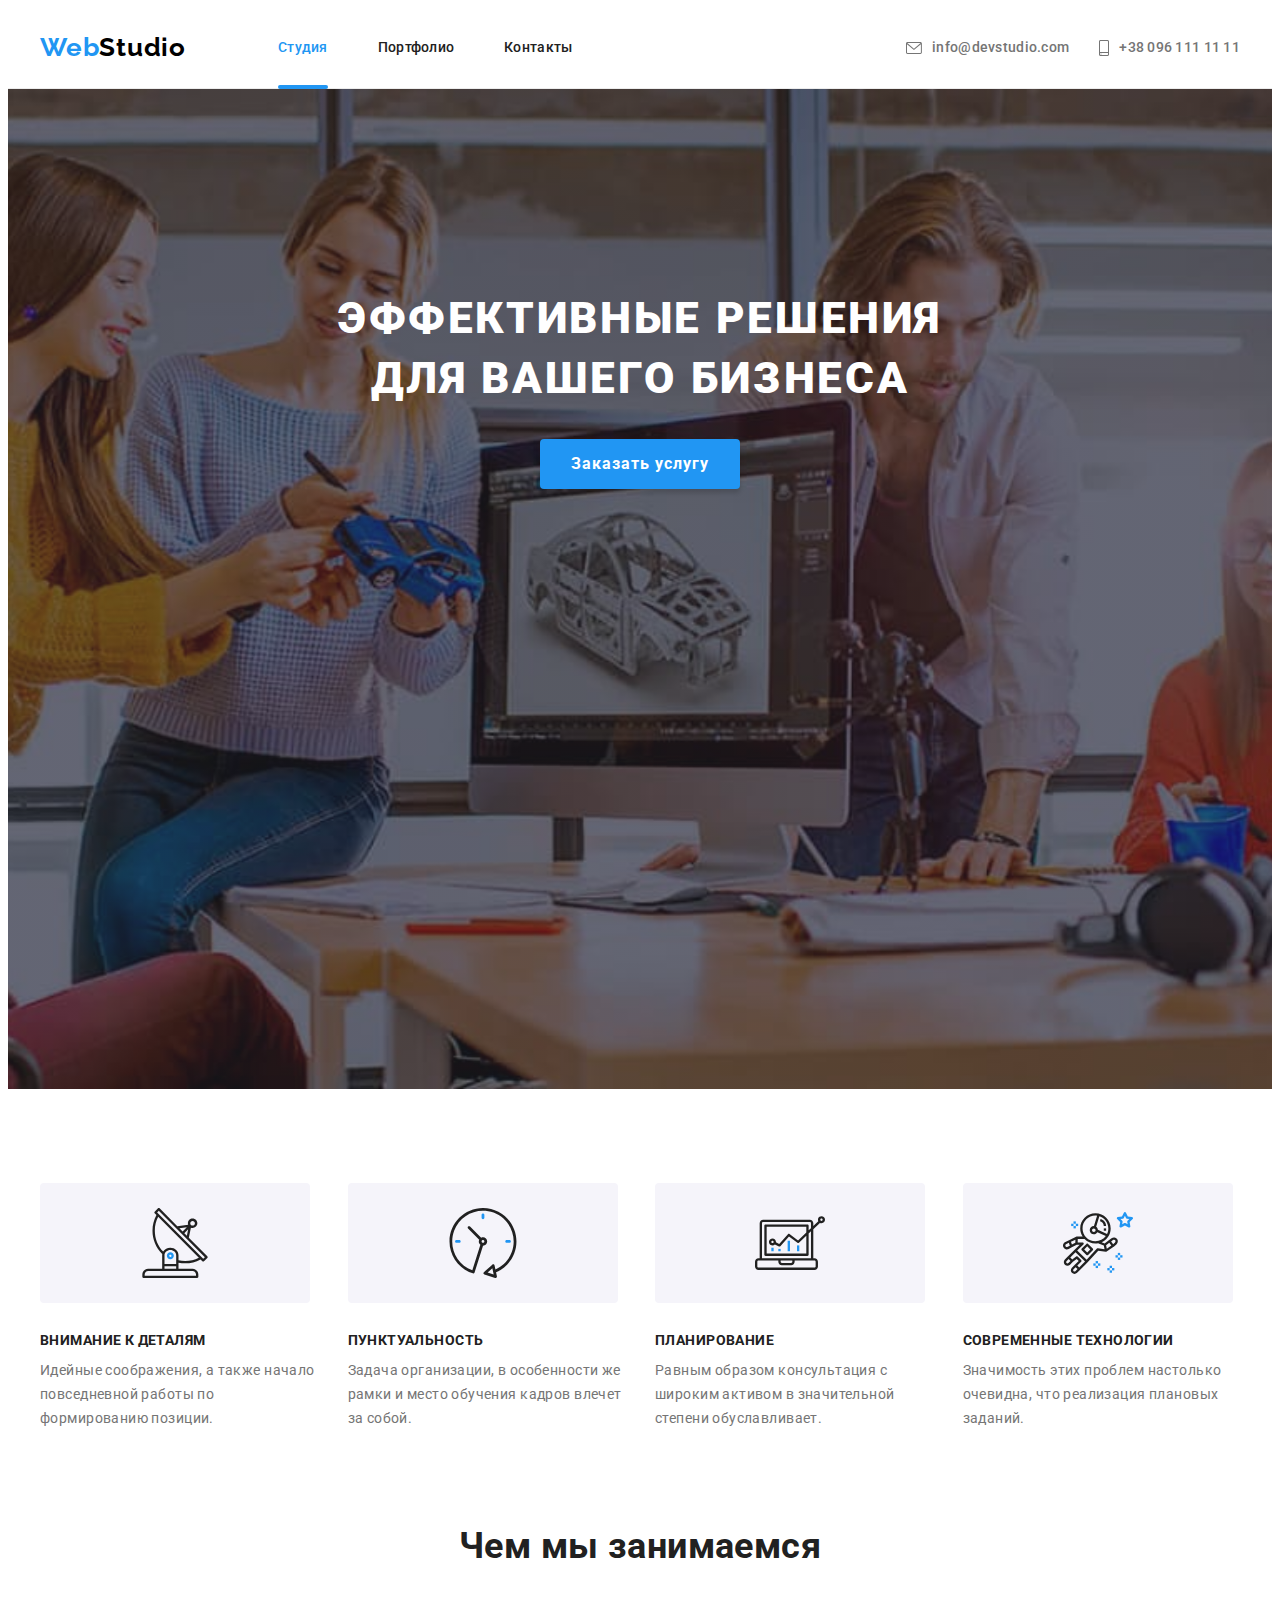
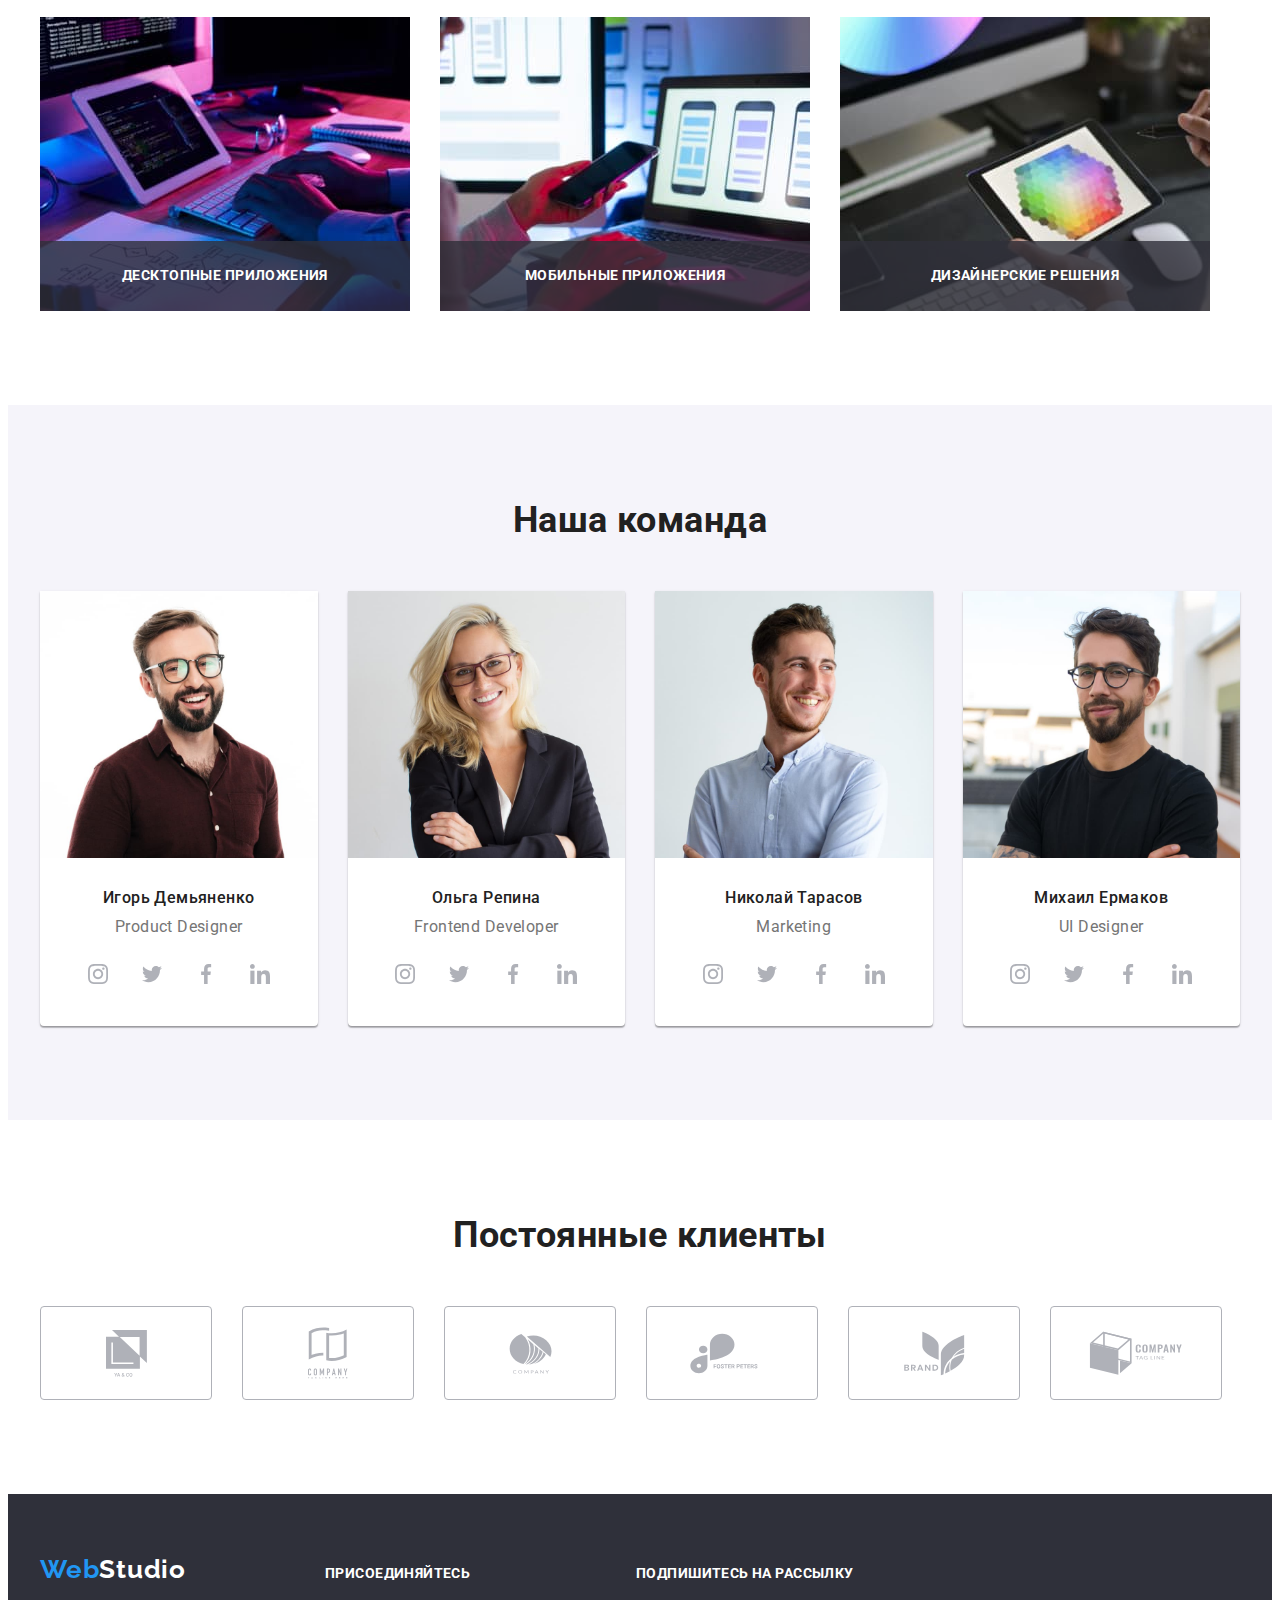
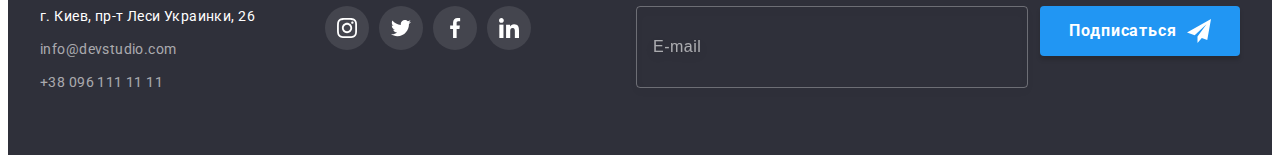
<file: index.html>
<!DOCTYPE html>
<html lang="ru">
  <head>
    <meta charset="UTF-8" />
    <meta http-equiv="X-UA-Compatible" content="IE=edge" />
    <meta name="viewport" content="width=device-width, initial-scale=1.0" />
    <title>Студия</title>
    <link
      rel="stylesheet"
      href="https://cdnjs.cloudflare.com/ajax/libs/modern-normalize/1.1.0/modern-normalize.min.css"
      integrity="sha512-wpPYUAdjBVSE4KJnH1VR1HeZfpl1ub8YT/NKx4PuQ5NmX2tKuGu6U/JRp5y+Y8XG2tV+wKQpNHVUX03MfMFn9Q=="
      crossorigin="anonymous"
      referrerpolicy="no-referrer"
    />
    <link rel="preconnect" href="https://fonts.gstatic.com" />
    <link
      href="https://fonts.googleapis.com/css2?family=Raleway:wght@700&family=Roboto:wght@400;500;700;900&display=swap"
      rel="stylesheet"
    />
    <link rel="stylesheet" href="./css/styles.css" />
  </head>
  <body>
    <header class="section top">
      <div class="container">
        <a class="logo" href="./" lang="en"><span class="logo-web">Web</span>Studio</a>
        <nav class="menu">
          <ul class="menu-list">
            <li class="item">
              <a class="menu-link is-active" href="./index.html">Студия</a>
            </li>
            <li class="item">
              <a class="menu-link" href="./portfolio.html">Портфолио</a>
            </li>
            <li class="item">
              <a class="menu-link" href="">Контакты</a>
            </li>
          </ul>
        </nav>
        <ul class="contacts-list">
          <li class="item">
            <a class="contacts-link" href="mailto:info@devstudio.com" lang="en">
              <svg class="contacts-icon" width="16" height="12">
                <use href="./image/icons.svg#icon-envelope"></use>
              </svg>
              info&#64;devstudio.com</a
            >
          </li>
          <li class="item">
            <a class="contacts-link" href="tel:+380961111111">
              <svg class="contacts-icon" width="10" height="16">
                <use href="./image/icons.svg#icon-smartphone"></use>
              </svg>
              +38 096 111 11 11</a
            >
          </li>
        </ul>
      </div>
    </header>
    <main>
      <section class="section hero">
        <div class="container">
          <h1 class="hero-title">
            Эффективные решения <br />
            для вашего бизнеса
          </h1>
          <button class="page-button" type="button" data-modal-open>Заказать услугу</button>
        </div>
      </section>
      <section class="section benefits">
        <div class="container">
          <h2 class="title visually-hidden">Нашы преимущества</h2>
          <ul class="benefits-list">
            <li class="benefits-item">
              <div class="benefits-item-icon">
                <svg width="70px" height="70px">
                  <use href="./image/icons.svg#icon-antenna"></use>
                </svg>
              </div>
              <h3 class="title">Внимание к деталям</h3>
              <p>
                Идейные соображения, а также начало повседневной работы по формированию позиции.
              </p>
            </li>
            <li class="benefits-item">
              <div class="benefits-item-icon">
                <svg width="70px" height="70px">
                  <use href="./image/icons.svg#icon-clock"></use>
                </svg>
              </div>
              <h3 class="title">Пунктуальность</h3>
              <p>
                Задача организации, в особенности же рамки и место обучения кадров влечет за собой.
              </p>
            </li>
            <li class="benefits-item">
              <div class="benefits-item-icon">
                <svg width="70px" height="70px">
                  <use href="./image/icons.svg#icon-diagram"></use>
                </svg>
              </div>
              <h3 class="title">Планирование</h3>
              <p>
                Равным образом консультация с широким активом в значительной степени обуславливает.
              </p>
            </li>
            <li class="benefits-item">
              <div class="benefits-item-icon">
                <svg width="70px" height="70px">
                  <use href="./image/icons.svg#icon-astronaut"></use>
                </svg>
              </div>
              <h3 class="title">Современные технологии</h3>
              <p>Значимость этих проблем настолько очевидна, что реализация плановых заданий.</p>
            </li>
          </ul>
        </div>
      </section>
      <section class="section workshop">
        <div class="container">
          <h2 class="title">Чем мы занимаемся</h2>
          <ul class="workshop-list">
            <li class="workshop-item">
              <img
                src="./image/pic1.jpg"
                alt="Написание программ на компьютер"
                width="370"
                height="294"
              />
              <div class="workshop-item-disc">
                <p>Десктопные приложения</p>
              </div>
            </li>
            <li class="workshop-item">
              <img
                src="./image/pic2.jpg"
                alt="Создание мобильных приложений"
                width="370"
                height="294"
              />
              <div class="workshop-item-disc">
                <p>Мобильные приложения</p>
              </div>
            </li>
            <li class="workshop-item">
              <img src="./image/pic3.jpg" alt="Создание веб-дизайна" width="370" height="294" />
              <div class="workshop-item-disc">
                <p>Дизайнерские решения</p>
              </div>
            </li>
          </ul>
        </div>
      </section>
      <section class="section team">
        <div class="container">
          <h2 class="title our-team">Наша команда</h2>
          <ul class="team-list">
            <li class="team-item">
              <img src="./image/team1.jpg" alt="Игорь Демьяненко" width="270" height="260" />
              <div class="team-box">
                <h3 class="title">Игорь Демьяненко</h3>
                <p class="team-item-disc">Product Designer</p>
                <ul class="social-list">
                  <li class="social-item">
                    <a
                      class="social-link"
                      href=""
                      rel="noopener noreferrer"
                      aria-label="Ссылка на Instagram"
                    >
                      <svg class="social-link-icon">
                        <use href="./image/icons.svg#icon-instagram"></use>
                      </svg>
                    </a>
                  </li>
                  <li class="social-item">
                    <a
                      class="social-link"
                      href=""
                      rel="noopener noreferrer"
                      aria-label="Ссылка на Twitter"
                    >
                      <svg class="social-link-icon">
                        <use href="./image/icons.svg#icon-twitter"></use>
                      </svg>
                    </a>
                  </li>
                  <li class="social-item">
                    <a
                      class="social-link"
                      href=""
                      rel="noopener noreferrer"
                      aria-label="Ссылка на Facebook"
                    >
                      <svg class="social-link-icon">
                        <use href="./image/icons.svg#icon-facebook"></use>
                      </svg>
                    </a>
                  </li>
                  <li class="social-item">
                    <a
                      class="social-link"
                      href=""
                      rel="noopener noreferrer"
                      aria-label="Ссылка на Linkedin"
                    >
                      <svg class="social-link-icon">
                        <use href="./image/icons.svg#icon-linkedin"></use>
                      </svg>
                    </a>
                  </li>
                </ul>
              </div>
            </li>
            <li class="team-item">
              <img src="./image/team2.jpg" alt="Ольга Репина" width="270" height="260" />
              <div class="team-box">
                <h3 class="title">Ольга Репина</h3>
                <p class="team-item-disc">Frontend Developer</p>
                <ul class="social-list">
                  <li class="social-item">
                    <a
                      class="social-link"
                      href=""
                      rel="noopener noreferrer"
                      aria-label="Ссылка на Instagram"
                    >
                      <svg class="social-link-icon">
                        <use href="./image/icons.svg#icon-instagram"></use>
                      </svg>
                    </a>
                  </li>
                  <li class="social-item">
                    <a
                      class="social-link"
                      href=""
                      rel="noopener noreferrer"
                      aria-label="Ссылка на Twitter"
                    >
                      <svg class="social-link-icon">
                        <use href="./image/icons.svg#icon-twitter"></use>
                      </svg>
                    </a>
                  </li>
                  <li class="social-item">
                    <a
                      class="social-link"
                      href=""
                      rel="noopener noreferrer"
                      aria-label="Ссылка на Facebook"
                    >
                      <svg class="social-link-icon">
                        <use href="./image/icons.svg#icon-facebook"></use>
                      </svg>
                    </a>
                  </li>
                  <li class="social-item">
                    <a
                      class="social-link"
                      href=""
                      rel="noopener noreferrer"
                      aria-label="Ссылка на Linkedin"
                    >
                      <svg class="social-link-icon">
                        <use href="./image/icons.svg#icon-linkedin"></use>
                      </svg>
                    </a>
                  </li>
                </ul>
              </div>
            </li>
            <li class="team-item">
              <img src="./image/team3.jpg" alt="Николай Тарасов" width="270" height="260" />
              <div class="team-box">
                <h3 class="title">Николай Тарасов</h3>
                <p class="team-item-disc">Marketing</p>
                <ul class="social-list">
                  <li class="social-item">
                    <a
                      class="social-link"
                      href=""
                      rel="noopener noreferrer"
                      aria-label="Ссылка на Instagram"
                    >
                      <svg class="social-link-icon">
                        <use href="./image/icons.svg#icon-instagram"></use>
                      </svg>
                    </a>
                  </li>
                  <li class="social-item">
                    <a
                      class="social-link"
                      href=""
                      rel="noopener noreferrer"
                      aria-label="Ссылка на Twitter"
                    >
                      <svg class="social-link-icon">
                        <use href="./image/icons.svg#icon-twitter"></use>
                      </svg>
                    </a>
                  </li>
                  <li class="social-item">
                    <a
                      class="social-link"
                      href=""
                      rel="noopener noreferrer"
                      aria-label="Ссылка на Facebook"
                    >
                      <svg class="social-link-icon">
                        <use href="./image/icons.svg#icon-facebook"></use>
                      </svg>
                    </a>
                  </li>
                  <li class="social-item">
                    <a
                      class="social-link"
                      href=""
                      rel="noopener noreferrer"
                      aria-label="Ссылка на Linkedin"
                    >
                      <svg class="social-link-icon">
                        <use href="./image/icons.svg#icon-linkedin"></use>
                      </svg>
                    </a>
                  </li>
                </ul>
              </div>
            </li>
            <li class="team-item">
              <img src="./image/team4.jpg" alt="Михаил Ермаков" width="270" height="260" />
              <div class="team-box">
                <h3 class="title">Михаил Ермаков</h3>
                <p class="team-item-disc">UI Designer</p>
                <ul class="social-list">
                  <li class="social-item">
                    <a
                      class="social-link"
                      href=""
                      rel="noopener noreferrer"
                      aria-label="Ссылка на Instagram"
                    >
                      <svg class="social-link-icon">
                        <use href="./image/icons.svg#icon-instagram"></use>
                      </svg>
                    </a>
                  </li>
                  <li class="social-item">
                    <a
                      class="social-link"
                      href=""
                      rel="noopener noreferrer"
                      aria-label="Ссылка на Twitter"
                    >
                      <svg class="social-link-icon">
                        <use href="./image/icons.svg#icon-twitter"></use>
                      </svg>
                    </a>
                  </li>
                  <li class="social-item">
                    <a
                      class="social-link"
                      href=""
                      rel="noopener noreferrer"
                      aria-label="Ссылка на Facebook"
                    >
                      <svg class="social-link-icon">
                        <use href="./image/icons.svg#icon-facebook"></use>
                      </svg>
                    </a>
                  </li>
                  <li class="social-item">
                    <a
                      class="social-link"
                      href=""
                      rel="noopener noreferrer"
                      aria-label="Ссылка на Linkedin"
                    >
                      <svg class="social-link-icon">
                        <use href="./image/icons.svg#icon-linkedin"></use>
                      </svg>
                    </a>
                  </li>
                </ul>
              </div>
            </li>
          </ul>
        </div>
      </section>
      <section class="section clients">
        <div class="container">
          <h2 class="title">Постоянные клиенты</h2>
          <ul class="clients-list">
            <li class="clients-item">
              <a class="clients-link" href="" rel="noopener noreferrer" aria-label="YA and CO">
                <svg class="clients-icon" width="41" height="47">
                  <use href="./image/icons.svg#icon-group"></use>
                </svg>
              </a>
            </li>
            <li class="clients-item">
              <a
                class="clients-link"
                href=""
                rel="noopener noreferrer"
                aria-label="Company tagline here"
              >
                <svg class="clients-icon" width="40" height="52">
                  <use href="./image/icons.svg#icon-group1"></use>
                </svg>
              </a>
            </li>
            <li class="clients-item">
              <a class="clients-link" href="" rel="noopener noreferrer" aria-label="Company">
                <svg class="clients-icon" width="43" height="41">
                  <use href="./image/icons.svg#icon-group2"></use>
                </svg>
              </a>
            </li>
            <li class="clients-item">
              <a class="clients-link" href="" rel="noopener noreferrer" aria-label="Fosters Peters">
                <svg class="clients-icon" width="84" height="41">
                  <use href="./image/icons.svg#icon-group3"></use>
                </svg>
              </a>
            </li>
            <li class="clients-item">
              <a class="clients-link" href="" rel="noopener noreferrer" aria-label="BRAND">
                <svg class="clients-icon" width="63" height="45">
                  <use href="./image/icons.svg#icon-group4"></use>
                </svg>
              </a>
            </li>
            <li class="clients-item">
              <a
                class="clients-link"
                href=""
                rel="noopener noreferrer"
                aria-label="Company TAG LINE"
              >
                <svg class="clients-icon" width="94" height="44">
                  <use href="./image/icons.svg#icon-group5"></use>
                </svg>
              </a>
            </li>
          </ul>
        </div>
      </section>
    </main>
    <footer class="bottom">
      <div class="container">
        <div class="post-box">
          <a class="logo" href="./" lang="en"><span class="logo-web">Web</span>Studio</a>
          <address>
            <ul class="post">
              <li class="post-item">
                <a
                  class="post-office"
                  href="https://goo.gl/maps/JSEBy3F9zfWoDeXW9"
                  target="_blank"
                  rel="noopener noreferrer"
                  >г. Киев, пр-т Леси Украинки, 26
                </a>
              </li>
              <li class="post-item">
                <a class="post-link" href="mailto:info@devstudio.com" lang="en"
                  >info&#64;devstudio.com</a
                >
              </li>
              <li class="post-item">
                <a class="post-link" href="tel:+380961111111">+38 096 111 11 11</a>
              </li>
            </ul>
          </address>
        </div>
        <div class="bottom-box">
          <p class="bottom-title">присоединяйтесь</p>
          <ul class="social-list">
            <li class="social-item">
              <a
                class="social-link"
                href=""
                rel="noopener noreferrer"
                aria-label="Ссылка на Instagram"
              >
                <svg class="social-link-icon">
                  <use href="./image/icons.svg#icon-instagram"></use>
                </svg>
              </a>
            </li>
            <li class="social-item">
              <a
                class="social-link"
                href=""
                rel="noopener noreferrer"
                aria-label="Ссылка на Twitter"
              >
                <svg class="social-link-icon">
                  <use href="./image/icons.svg#icon-twitter"></use>
                </svg>
              </a>
            </li>
            <li class="social-item">
              <a
                class="social-link"
                href=""
                rel="noopener noreferrer"
                aria-label="Ссылка на Facebook"
              >
                <svg class="social-link-icon">
                  <use href="./image/icons.svg#icon-facebook"></use>
                </svg>
              </a>
            </li>
            <li class="social-item">
              <a
                class="social-link"
                href=""
                rel="noopener noreferrer"
                aria-label="Ссылка на Linkedin"
              >
                <svg class="social-link-icon">
                  <use href="./image/icons.svg#icon-linkedin"></use>
                </svg>
              </a>
            </li>
          </ul>
        </div>
        <div class="email-box">
          <p class="bottom-title">Подпишитесь на рассылку</p>

          <form class="email-box-form" action="#" method="post">
            <label class="visually-hidden" for="subscr_mail">Подписка на сайт</label>
            <input
              class="email-cell"
              id="subscr_mail"
              type="email"
              name="user-mail"
              placeholder="E-mail"
              required
            />
            <button class="page-button" type="submit">
              Подписаться
              <svg class="send-icon">
                <use href="./image/icons.svg#send-icon"></use>
              </svg>
            </button>
          </form>
        </div>
      </div>
    </footer>
    <div class="backdrop is-hidden" data-modal>
      <div class="modal">
        <button class="modal-close-bt" type="button" data-modal-close>
          <svg class="close-bt-icon" width="11" height="11">
            <use href="./image/icons.svg#icon-Vector"></use>
          </svg>
        </button>

        <form class="modal-form" action="#" method="post">
          <p class="title">Оставьте свои данные, мы вам перезвоним</p>
          <div class="modal-form-box">
            <label class="modal-form-name" for="user_name">Имя</label>
            <span class="modal-cells-box">
              <input
                class="modal-cell"
                id="user_name"
                name="clients-name"
                type="text"
                required
                minlength="2"
                pattern="[a-zA-Zа-яёА-ЯЁ]+"
                title="Имя должно содержать символы кирилицы или латиницы"
              />
              <svg class="modal-form-icon">
                <use href="./image/icons.svg#person"></use>
              </svg>
            </span>
          </div>
          <div class="modal-form-box">
            <label class="modal-form-name" for="user_tel"> Телефон</label>
            <span class="modal-cells-box">
              <input
                class="modal-cell"
                id="user_tel"
                name="clients-tel"
                type="tel"
                minlength="12"
                pattern="[0-9]{10}"
                title="097*******"
                required
              />
              <svg class="modal-form-icon">
                <use href="./image/icons.svg#phone"></use>
              </svg>
            </span>
          </div>
          <div class="modal-form-box">
            <label class="modal-form-name" for="user_email">Почта</label>
            <span class="modal-cells-box">
              <input
                class="modal-cell"
                id="user_email"
                type="email"
                name="clients-email"
                required
              />
              <svg class="modal-form-icon">
                <use href="./image/icons.svg#email"></use>
              </svg>
            </span>
          </div>
          <div class="modal-form-box">
            <label class="modal-form-name" for="user_comment">Комментарий</label>
            <textarea
              class="modal-area"
              name="clients-comment"
              id="user_comment"
              placeholder="Введите текст"
            ></textarea>
          </div>
          <div class="modal-form-box">
            <label class="modal-form-checkbox" for="user_contract">
              <span class="checkbox-clicks">
                <input
                  class="modal-checkbox"
                  id="user_contract"
                  type="checkbox"
                  name="clients-contract"
                  value="agree"
                />

                <svg class="click-on">
                  <use href="./image/icons.svg#click-on"></use>
                </svg>
                <svg class="click-off">
                  <use href="./image/icons.svg#click-off"></use>
                </svg>
              </span>

              Соглашаюсь с рассылкой и принимаю&nbsp;
              <a class="link-contract" href="#" target="_blank" rel="noopener noreferrer"
                >Условия договора</a
              >
            </label>
          </div>
          <button class="page-button" type="submit">Отправить</button>
        </form>
      </div>
    </div>
    <script src="./js/modal.js"></script>
  </body>
</html>
</file>
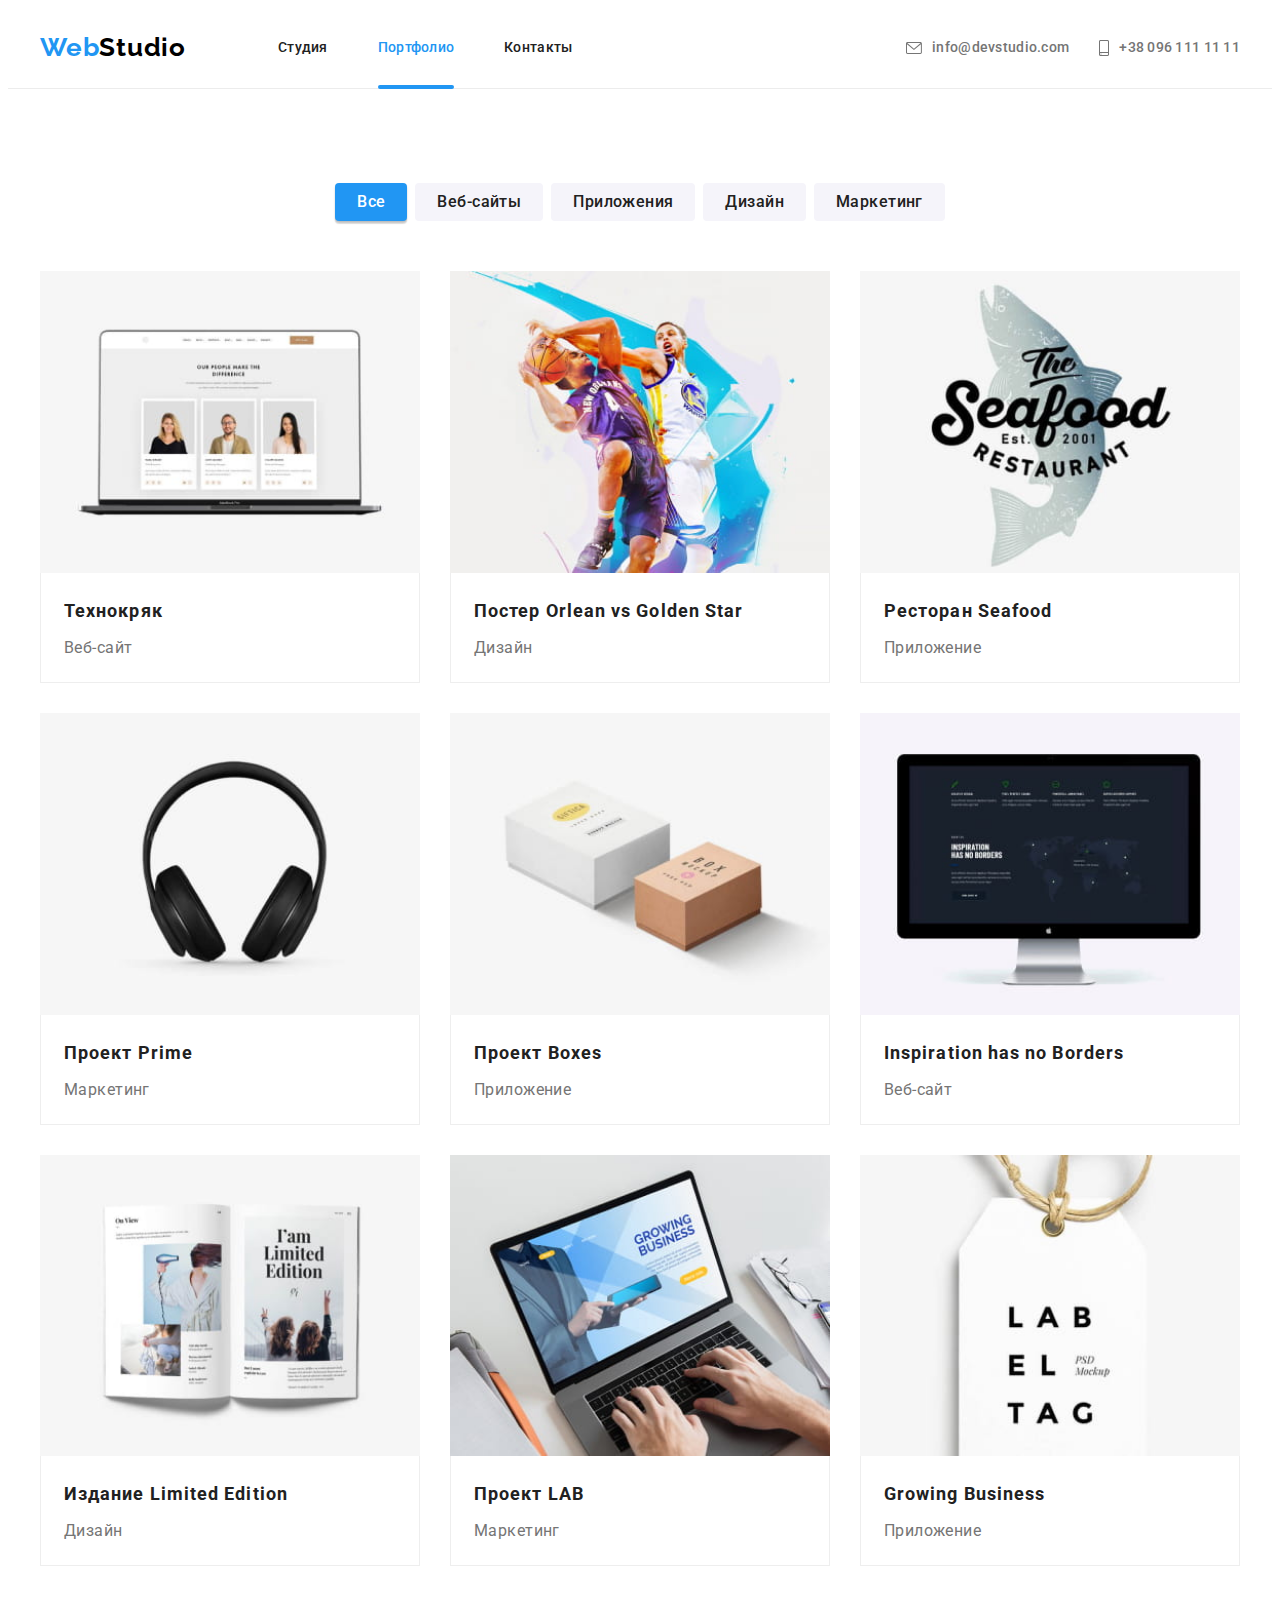
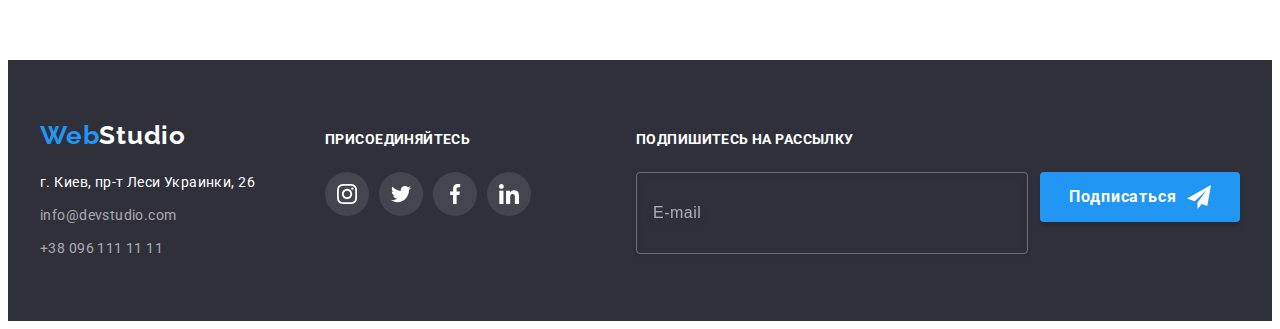
<file: portfolio.html>
<!DOCTYPE html>
<html lang="ru">
  <head>
    <meta charset="UTF-8" />
    <meta http-equiv="X-UA-Compatible" content="IE=edge" />
    <meta name="viewport" content="width=device-width, initial-scale=1.0" />
    <title>Портфолио</title>
    <link
      rel="stylesheet"
      href="https://cdnjs.cloudflare.com/ajax/libs/modern-normalize/1.1.0/modern-normalize.min.css"
      integrity="sha512-wpPYUAdjBVSE4KJnH1VR1HeZfpl1ub8YT/NKx4PuQ5NmX2tKuGu6U/JRp5y+Y8XG2tV+wKQpNHVUX03MfMFn9Q=="
      crossorigin="anonymous"
      referrerpolicy="no-referrer"
    />
    <link rel="preconnect" href="https://fonts.gstatic.com" />
    <link
      href="https://fonts.googleapis.com/css2?family=Raleway:wght@700&family=Roboto:wght@400;500;700;900&display=swap"
      rel="stylesheet"
    />
    <link rel="stylesheet" href="./css/styles.css" />
  </head>
  <body>
    <header class="section top">
      <div class="container">
        <a class="logo" href="./" lang="en"><span class="logo-web">Web</span>Studio</a>
        <nav class="menu">
          <ul class="menu-list">
            <li class="item">
              <a class="menu-link" href="./index.html">Студия</a>
            </li>
            <li class="item">
              <a class="menu-link is-active" href="./portfolio.html">Портфолио</a>
            </li>
            <li class="item">
              <a class="menu-link" href="">Контакты</a>
            </li>
          </ul>
        </nav>
        <ul class="contacts-list">
          <li class="item">
            <a class="contacts-link" href="mailto:info@devstudio.com" lang="en">
              <svg class="contacts-icon" width="16" height="12">
                <use href="./image/icons.svg#icon-envelope"></use>
              </svg>
              info&#64;devstudio.com</a
            >
          </li>
          <li class="item">
            <a class="contacts-link" href="tel:+380961111111">
              <svg class="contacts-icon" width="10" height="16">
                <use href="./image/icons.svg#icon-smartphone"></use>
              </svg>
              +38 096 111 11 11</a
            >
          </li>
        </ul>
      </div>
    </header>
    <main>
      <section class="section portfolio">
        <div class="container">
          <h1 class="title visually-hidden">Поиск портфолио</h1>
          <ul class="search-list">
            <li class="search-item">
              <button class="search-bt is-active-bt" type="button">Все</button>
            </li>
            <li class="search-item">
              <button class="search-bt" type="button">Веб-сайты</button>
            </li>
            <li class="search-item">
              <button class="search-bt" type="button">Приложения</button>
            </li>
            <li class="search-item">
              <button class="search-bt" type="button">Дизайн</button>
            </li>
            <li class="search-item">
              <button class="search-bt" type="button">Маркетинг</button>
            </li>
          </ul>
          <ul class="portfolio-list">
            <li class="portfolio-item">
              <a class="portfolio-link" href="">
                <div class="thumb">
                  <img
                    src="./image/portfolio/portfolio1.jpg"
                    alt="Страница сайта Технокряк з иконками людей на ноутбуке"
                    width="370"
                    height="294"
                  />
                  <div class="portfolio-overlay">
                    <p>
                      Технокряк это современная площадка распространения коронавируса. Компании
                      используют эту платформу для цифрового шпионажа и атак на защищённые сервера
                      конкурентов.
                    </p>
                  </div>
                </div>
                <div class="portfolio-box">
                  <h2 class="title-prt">Технокряк</h2>
                  <p class="descr-prt">Веб-сайт</p>
                </div>
              </a>
            </li>
            <li class="portfolio-item">
              <a class="portfolio-link" href="">
                <div class="thumb">
                  <img
                    src="./image/portfolio/portfolio2.jpg"
                    alt="Два баскетболиста в прыжке с мячом"
                    width="370"
                    height="294"
                  />
                  <div class="portfolio-overlay">
                    <p>
                      Технокряк это современная площадка распространения коронавируса. Компании
                      используют эту платформу для цифрового шпионажа и атак на защищённые сервера
                      конкурентов.
                    </p>
                  </div>
                </div>
                <div class="portfolio-box">
                  <h2 class="title-prt">Постер <span lang="en">Orlean vs Golden Star</span></h2>
                  <p class="descr-prt">Дизайн</p>
                </div>
              </a>
            </li>
            <li class="portfolio-item">
              <a class="portfolio-link" href="">
                <div class="thumb">
                  <img
                    src="./image/portfolio/portfolio3.jpg"
                    alt="Логотип ресторана"
                    width="370"
                    height="294"
                  />
                  <div class="portfolio-overlay">
                    <p>
                      Технокряк это современная площадка распространения коронавируса. Компании
                      используют эту платформу для цифрового шпионажа и атак на защищённые сервера
                      конкурентов.
                    </p>
                  </div>
                </div>
                <div class="portfolio-box">
                  <h2 class="title-prt">Ресторан <span lang="en">Seafood</span></h2>
                  <p class="descr-prt">Приложение</p>
                </div>
              </a>
            </li>
            <li class="portfolio-item">
              <a class="portfolio-link" href="">
                <div class="thumb">
                  <img
                    src="./image/portfolio/portfolio4.jpg"
                    alt="Черные большые наушники"
                    width="370"
                    height="294"
                  />
                  <div class="portfolio-overlay">
                    <p>
                      Технокряк это современная площадка распространения коронавируса. Компании
                      используют эту платформу для цифрового шпионажа и атак на защищённые сервера
                      конкурентов.
                    </p>
                  </div>
                </div>
                <div class="portfolio-box">
                  <h2 class="title-prt">Проект <span lang="en">Prime</span></h2>
                  <p class="descr-prt">Маркетинг</p>
                </div>
              </a>
            </li>
            <li class="portfolio-item">
              <a class="portfolio-link" href="">
                <div class="thumb">
                  <img
                    src="./image/portfolio/portfolio5.jpg"
                    alt="Две картонные коробки"
                    width="370"
                    height="294"
                  />
                  <div class="portfolio-overlay">
                    <p>
                      Технокряк это современная площадка распространения коронавируса. Компании
                      используют эту платформу для цифрового шпионажа и атак на защищённые сервера
                      конкурентов.
                    </p>
                  </div>
                </div>
                <div class="portfolio-box">
                  <h2 class="title-prt">Проект <span lang="en">Boxes</span></h2>
                  <p class="descr-prt">Приложение</p>
                </div>
              </a>
            </li>
            <li class="portfolio-item">
              <a class="portfolio-link" href="">
                <div class="thumb">
                  <img
                    src="./image/portfolio/portfolio6.jpg"
                    alt="Чорный монитор з открытой страницей сайта"
                    width="370"
                    height="294"
                  />
                  <div class="portfolio-overlay">
                    <p>
                      Технокряк это современная площадка распространения коронавируса. Компании
                      используют эту платформу для цифрового шпионажа и атак на защищённые сервера
                      конкурентов.
                    </p>
                  </div>
                </div>
                <div class="portfolio-box">
                  <h2 class="title-prt" lang="en">Inspiration has no Borders</h2>
                  <p class="descr-prt">Веб-сайт</p>
                </div>
              </a>
            </li>
            <li class="portfolio-item">
              <a class="portfolio-link" href="">
                <div class="thumb">
                  <img
                    src="./image/portfolio/portfolio7.jpg"
                    alt="Открытая книга з рисунками"
                    width="370"
                    height="294"
                  />
                  <div class="portfolio-overlay">
                    <p>
                      Технокряк это современная площадка распространения коронавируса. Компании
                      используют эту платформу для цифрового шпионажа и атак на защищённые сервера
                      конкурентов.
                    </p>
                  </div>
                </div>
                <div class="portfolio-box">
                  <h2 class="title-prt">Издание <span lang="en">Limited Edition</span></h2>
                  <p class="descr-prt">Дизайн</p>
                </div>
              </a>
            </li>
            <li class="portfolio-item">
              <a class="portfolio-link" href="">
                <div class="thumb">
                  <img
                    src="./image/portfolio/portfolio9.jpg"
                    alt="Бумажная лейба на веревке з названием"
                    width="370"
                    height="294"
                  />
                  <div class="portfolio-overlay">
                    <p>
                      Технокряк это современная площадка распространения коронавируса. Компании
                      используют эту платформу для цифрового шпионажа и атак на защищённые сервера
                      конкурентов.
                    </p>
                  </div>
                </div>
                <div class="portfolio-box">
                  <h2 class="title-prt">Проект <span lang="en">LAB</span></h2>
                  <p class="descr-prt">Маркетинг</p>
                </div>
              </a>
            </li>
            <li class="portfolio-item">
              <a class="portfolio-link" href="">
                <div class="thumb">
                  <img
                    src="./image/portfolio/portfolio8.jpg"
                    alt="Ноутбук з открытим приложением"
                    width="370"
                    height="294"
                  />
                  <div class="portfolio-overlay">
                    <p>
                      Технокряк это современная площадка распространения коронавируса. Компании
                      используют эту платформу для цифрового шпионажа и атак на защищённые сервера
                      конкурентов.
                    </p>
                  </div>
                </div>
                <div class="portfolio-box">
                  <h2 class="title-prt" lang="en">Growing Business</h2>
                  <p class="descr-prt">Приложение</p>
                </div>
              </a>
            </li>
          </ul>
        </div>
      </section>
    </main>
    <footer class="bottom">
      <div class="container">
        <div class="post-box">
          <a class="logo" href="./" lang="en"><span class="logo-web">Web</span>Studio</a>
          <address>
            <ul class="post">
              <li class="post-item">
                <a
                  class="post-office"
                  href="https://goo.gl/maps/JSEBy3F9zfWoDeXW9"
                  target="_blank"
                  rel="noopener noreferrer"
                  >г. Киев, пр-т Леси Украинки, 26
                </a>
              </li>
              <li class="post-item">
                <a class="post-link" href="mailto:info@devstudio.com" lang="en"
                  >info&#64;devstudio.com</a
                >
              </li>
              <li class="post-item">
                <a class="post-link" href="tel:+380961111111">+38 096 111 11 11</a>
              </li>
            </ul>
          </address>
        </div>
        <div class="bottom-box">
          <p class="bottom-title">присоединяйтесь</p>
          <ul class="social-list">
            <li class="social-item">
              <a
                class="social-link"
                href=""
                rel="noopener noreferrer"
                aria-label="Ссылка на Instagram"
              >
                <svg class="social-link-icon">
                  <use href="./image/icons.svg#icon-instagram"></use>
                </svg>
              </a>
            </li>
            <li class="social-item">
              <a
                class="social-link"
                href=""
                rel="noopener noreferrer"
                aria-label="Ссылка на Twitter"
              >
                <svg class="social-link-icon">
                  <use href="./image/icons.svg#icon-twitter"></use>
                </svg>
              </a>
            </li>
            <li class="social-item">
              <a
                class="social-link"
                href=""
                rel="noopener noreferrer"
                aria-label="Ссылка на Facebook"
              >
                <svg class="social-link-icon">
                  <use href="./image/icons.svg#icon-facebook"></use>
                </svg>
              </a>
            </li>
            <li class="social-item">
              <a
                class="social-link"
                href=""
                rel="noopener noreferrer"
                aria-label="Ссылка на Linkedin"
              >
                <svg class="social-link-icon">
                  <use href="./image/icons.svg#icon-linkedin"></use>
                </svg>
              </a>
            </li>
          </ul>
        </div>
        <div class="email-box">
          <p class="bottom-title">Подпишитесь на рассылку</p>
          <form class="email-box-form" action="#" method="post">
            <label class="visually-hidden" for="subscr_mail">Подписка на сайт</label>
            <input
              class="email-cell"
              id="subscr_mail"
              type="email"
              name="user-mail"
              placeholder="E-mail"
              required
            />
            <button class="page-button" type="submit">
              Подписаться
              <svg class="send-icon">
                <use href="./image/icons.svg#send-icon"></use>
              </svg>
            </button>
          </form>
        </div>
      </div>
    </footer>
  </body>
</html>
</file>
<file: css/styles.css>
:root {
  --page-gap: 30px;
  --page-text-color: rgb(117, 117, 117);
  --page-bgcolor: rgb(47, 48, 58);
  --page-color-first: rgb(255, 255, 255);
  --page-color-second: rgb(33, 150, 243);
}
body {
  font-family: 'Roboto', Arial, Helvetica, sans-serif;
  font-size: 14px;
  line-height: 1.71;

  letter-spacing: 0.03em;

  color: var(--page-text-color);
}
h1,
h2,
h3,
h4,
h5,
h6,
ul,
p {
  margin-top: 0;
  margin-bottom: 0;
}
ul,
ol {
  margin-top: 0;
  margin-bottom: 0;
  padding-left: 0;
}
img {
  display: block;
  width: 100%;
  height: auto;
}
/* ===== General Classes ===== */
.container {
  width: 1200px;
  margin-left: auto;
  margin-right: auto;
  padding-left: 15px;
  padding-right: 15px;
}
.section {
  padding-top: 94px;
  padding-bottom: 94px;
}
.page-button {
  border: none;
  border-radius: 4px;
  padding: 10px 0 10px 0;
  width: 200px;
  margin: 0 auto;

  font-family: 'Roboto', Arial, Helvetica, sans-serif;
  font-weight: 700;
  font-size: 16px;
  line-height: 1.87;
  text-align: center;
  letter-spacing: 0.06em;

  cursor: pointer;

  color: var(--page-color-first);
  background-color: var(--page-color-second);
  box-shadow: 0px 4px 4px rgba(0, 0, 0, 0.15);

  transition: background-color 250ms cubic-bezier(0.4, 0, 0.2, 1);
}
.page-button:hover,
.page-button:focus {
  background-color: rgb(24, 140, 232);
}
.title {
  font-weight: 700;
  font-size: 36px;
  line-height: 1.17;
  text-align: center;

  color: rgb(33, 33, 33);
}
.visually-hidden {
  position: absolute !important;
  clip: rect(1px 1px 1px 1px); /* IE6, IE7 */
  clip: rect(1px, 1px, 1px, 1px);
  padding: 0 !important;
  border: 0 !important;
  height: 1px !important;
  width: 1px !important;
  overflow: hidden;
}
/* ===== END General Classes ===== */

/*======= Header =======*/
.section.top {
  padding-top: 0;
  padding-bottom: 0;

  border-bottom: 1px solid rgb(236, 236, 236);
}
.top .container {
  display: flex;
  align-items: center;
}
/*== Logo ==*/
.logo {
  width: 145px;
  padding: 24px 0 25px 0px;

  text-decoration: none;
  font-family: 'Raleway', sans-serif;
  font-weight: 700;
  font-size: 26px;
  line-height: 1.19;
  letter-spacing: 0.03em;

  color: rgb(0, 0, 0);
}
.logo-web {
  color: var(--page-color-second);
}
/*== Navigation ==*/
.menu {
  margin-left: 93px;

  font-weight: 500;
  line-height: 1.14;
  letter-spacing: 0.02em;
}
.menu-list {
  display: flex;

  list-style: none;
}
.menu-list .item:not(:first-child) {
  margin-left: 50px;
}
.menu-link {
  position: relative;

  display: block;
  padding-top: 32px;
  padding-bottom: 32px;

  text-decoration: none;

  color: rgb(33, 33, 33);

  transition: color 250ms cubic-bezier(0.4, 0, 0.2, 1);
}
.menu-link:hover,
.menu-link:focus {
  color: var(--page-color-second);
}
.is-active {
  color: var(--page-color-second);
}
.menu-link.is-active::after {
  content: '';
  display: inline-block;
  position: absolute;
  bottom: -1px;
  left: 0;
  width: 100%;
  height: 4px;
  border-radius: 2px;
  background-color: var(--page-color-second);
}
/* ===== END Navigation ===== */
/*== Contacts ==*/
.contacts-list {
  display: flex;
  margin-left: auto;

  list-style: none;
  font-weight: 500;
  line-height: 1.14;
  letter-spacing: 0.02em;
}
.contacts-link {
  display: flex;
  align-items: center;
  padding-top: 32px;
  padding-bottom: 31px;

  text-decoration: none;

  color: inherit;
  fill: var(--page-text-color);

  transition: color 250ms cubic-bezier(0.4, 0, 0.2, 1), fill 250ms cubic-bezier(0.4, 0, 0.2, 1);
}
.contacts-list .item {
  display: flex;
  align-items: center;
}

.contacts-list .contacts-link:hover,
.contacts-list .contacts-link:focus {
  color: var(--page-color-second);
  cursor: pointer;
  fill: var(--page-color-second);
}
.contacts-list .item + .item {
  margin-left: 30px;
}
.contacts-link .contacts-icon {
  margin-right: 10px;
}
/* ===== END Contacts ===== */
/* ======= END Header ======= */

/*======== Footer =========*/
.bottom {
  padding-top: 60px;
  padding-bottom: 60px;
  background-color: var(--page-bgcolor);
}
.bottom .logo {
  display: inline-block;
  margin-bottom: 20px;
  padding: 0 0;
  color: var(--page-color-first);
}
.bottom > .container {
  display: flex;
  align-items: baseline;
}
.bottom-box .social-link {
  border-radius: 50% 50%;
  background-color: rgba(255, 255, 255, 0.1);
}
.post {
  list-style: none;

  font-style: normal;
}
.post-item:not(:last-child) {
  margin-bottom: 9px;
}
.post-office {
  text-decoration: none;

  color: var(--page-color-first);

  transition: color 250ms cubic-bezier(0.4, 0, 0.2, 1);
}
.post-link {
  text-decoration: none;

  color: rgba(255, 255, 255, 0.6);

  transition: color 250ms cubic-bezier(0.4, 0, 0.2, 1);
}
.post-link:hover,
.post-link:focus,
.post-office:hover,
.post-office:focus {
  color: var(--page-color-second);
}
.bottom-box {
  margin-left: 70px;
}
.bottom-box .social-link-icon {
  fill: var(--page-color-first);
}
.bottom-title {
  margin-bottom: 20px;

  font-weight: 700;
  text-transform: uppercase;

  color: var(--page-color-first);
}
.email-box {
  margin-left: auto;
}
.email-box-form {
  display: flex;
}
.email-cell {
  width: 358px;
  height: 50px;

  border-radius: 4px;

  padding: 15px 16px 15px 16px;
  border: 1px solid rgba(255, 255, 255, 0.3);

  font-size: 16px;
  line-height: 1.25;
  letter-spacing: 0.03em;

  background-color: transparent;
  color: rgba(255, 255, 255, 0.6);
  filter: drop-shadow(0px 4px 4px rgba(0, 0, 0, 0.15));

  cursor: pointer;
  transition: border 250ms cubic-bezier(0.4, 0, 0.2, 1);
}
.email-cell::placeholder {
  color: rgba(255, 255, 255, 0.6);
  transition: color 250ms cubic-bezier(0.4, 0, 0.2, 1);
}
.email-cell:hover::placeholder,
.email-cell:focus::placeholder {
  color: var(--page-color-second);
}
.email-cell:hover,
.email-cell:focus {
  border-color: var(--page-color-second);
  color: var(--page-color-first);
  outline: none;
}
.send-icon {
  width: 24px;
  height: 24px;

  margin-left: 10px;
}
.email-box-form > .page-button {
  height: 50px;
  display: flex;
  align-items: center;
  justify-content: center;
  margin-left: 12px;
}
/*====== END Footer ======*/

/*=========== Main ============*/
/*======== Hero =========*/
.hero {
  padding-top: 200px;
  padding-bottom: 200px;
  height: 600px;
  max-width: 1600px;
  margin-left: auto;
  margin-right: auto;

  text-align: center;

  background-image: linear-gradient(rgba(47, 48, 58, 0.4), rgba(47, 48, 58, 0.4)),
    url(../image/hero-bg.jpg);
  background-color: var(--page-bgcolor);
  background-repeat: no-repeat;
  background-position: 50% 50%;
  background-size: cover;
}
.hero-title {
  margin-bottom: var(--page-gap);
  font-weight: 900;
  font-size: 44px;
  line-height: 1.36;
  text-align: center;
  letter-spacing: 0.06em;
  text-transform: uppercase;

  color: var(--page-color-first);
}
/* ===== END Hero ===== */
/*===== Section benefits =====*/
.benefits-list {
  display: flex;
  flex-wrap: wrap;
  margin-top: -30px;
  margin-left: -30px;

  list-style: none;
}
.benefits-item {
  flex-basis: calc(100% / 4 - var(--page-gap));
  margin-top: var(--page-gap);
  margin-left: var(--page-gap);
}
.benefits-item-icon {
  display: flex;
  justify-content: center;
  align-items: center;
  width: 270px;
  height: 120px;
  margin-bottom: 30px;

  background-color: rgb(245, 244, 250);
  border-radius: 4px;
}
.benefits-item .title {
  margin-bottom: 10px;

  font-size: 14px;
  line-height: 1.14;
  text-transform: uppercase;
  text-align: left;
}
/*===== END Section benefits =====*/
/*==Section Workshop==*/
.section.workshop {
  padding-top: 0;
}
.workshop-list {
  display: flex;

  list-style: none;
}
.workshop .title {
  margin-bottom: 50px;
}
.workshop-list .workshop-item:not(:first-child) {
  margin-left: var(--page-gap);
}
.workshop-item {
  position: relative;
}
.workshop-item-disc {
  display: flex;
  justify-content: center;
  align-items: center;
  width: 100%;
  height: 70px;

  position: absolute;
  bottom: 0;
  left: 0;

  font-weight: 700;
  line-height: 1.14;
  text-transform: uppercase;

  color: var(--page-color-first);
  background-color: rgba(47, 48, 58, 0.8);
}
/*==== END Section Workshop =====*/
/*===== Section Team ======*/

.team {
  background-color: rgb(245, 244, 250);
}
.title.our-team {
  margin-bottom: 50px;
}
.team-list {
  display: flex;
  flex-wrap: wrap;
  margin-top: -30px;
  margin-left: -30px;

  list-style: none;
}
.team-item {
  flex-basis: calc(100% / 4 - var(--page-gap));
  margin-top: var(--page-gap);
  margin-left: var(--page-gap);

  box-shadow: 0px 1px 3px rgba(0, 0, 0, 0.12), 0px 1px 1px rgba(0, 0, 0, 0.14),
    0px 2px 1px rgba(0, 0, 0, 0.2);
  border-radius: 0px 0px 4px 4px;

  font-size: 16px;
  line-height: 1.19;
  text-align: center;

  background-color: rgb(255, 255, 255);
}
.team-box {
  padding-top: var(--page-gap);
  padding-bottom: var(--page-gap);
}
.team-box .title {
  margin-bottom: 10px;
  font-weight: 500;
  font-size: 16px;
  line-height: 1.19;
}
.team-item-disc {
  margin-bottom: 16px;
}
.social-list {
  display: flex;
  justify-content: center;
  list-style: none;
}
.social-list .social-item:not(:first-child) {
  margin-left: 10px;
}
.social-list .social-link {
  display: flex;
  justify-content: center;
  align-items: center;
  width: 44px;
  height: 44px;
  border-radius: 50% 50%;

  fill: rgb(175, 177, 184);

  transition: background-color 250ms cubic-bezier(0.4, 0, 0.2, 1),
    fill 250ms cubic-bezier(0.4, 0, 0.2, 1);
}
.social-list .social-link-icon {
  width: 20px;
  height: 20px;
}
.social-list .social-link:hover,
.social-list .social-link:focus {
  fill: var(--page-color-first);
  background-color: var(--page-color-second);
}
/*===== END Section Team ======*/
/* === Section Clients === */
.clients .title {
  margin-bottom: 50px;
}
.clients-list {
  display: flex;
  list-style: none;
}
.clients-item .clients-link {
  display: flex;
  justify-content: center;
  align-items: center;

  width: 170px;
  height: 92px;
  border: 1px solid rgb(175, 177, 184);
  border-radius: 4px;
  fill: rgb(175, 177, 184);

  transition: border-color 250ms cubic-bezier(0.4, 0, 0.2, 1),
    fill 250ms cubic-bezier(0.4, 0, 0.2, 1);
}
.clients-item .clients-link:hover,
.clients-item .clients-link:focus {
  fill: var(--page-color-second);
  border-color: var(--page-color-second);
}
.clients-list .clients-item:not(:first-child) {
  margin-left: var(--page-gap);
}
/* === END Section Clients === */
/* ====== END Main ====== */

/*=== Portfolio ===*/
/*== Search buttons ==*/
.search-list {
  display: flex;
  justify-content: center;
  margin-bottom: 50px;

  list-style: none;
}
.search-bt {
  border: none;
  border-radius: 4px;
  padding: 6px 22px 6px 22px;

  font-family: 'Roboto', Arial, Helvetica, sans-serif;
  font-weight: 500;
  font-size: 16px;
  line-height: 1.62;
  text-align: center;
  letter-spacing: inherit;
  color: rgb(33, 33, 33);
  background-color: rgb(245, 244, 250);

  cursor: pointer;

  transition: box-shadow 250ms cubic-bezier(0.4, 0, 0.2, 1),
    color 250ms cubic-bezier(0.4, 0, 0.2, 1), background-color 250ms cubic-bezier(0.4, 0, 0.2, 1);
}
.search-list > .search-item:not(:last-child) {
  margin-right: 8px;
}
.is-active-bt {
  color: var(--page-color-first);
  background-color: var(--page-color-second);
  box-shadow: 0px 3px 1px rgba(0, 0, 0, 0.1), 0px 1px 2px rgba(0, 0, 0, 0.08),
    0px 2px 2px rgba(0, 0, 0, 0.12);
}
.search-bt:hover,
.search-bt:focus {
  color: var(--page-color-first);
  background-color: var(--page-color-second);
  box-shadow: 0px 3px 1px rgba(0, 0, 0, 0.1), 0px 1px 2px rgba(0, 0, 0, 0.08),
    0px 2px 2px rgba(0, 0, 0, 0.12);
}
/*===== END Search buttons =====*/
/*=======Portfolio list=======*/
.portfolio-list {
  margin-top: calc(-1 * var(--page-gap));
  margin-left: calc(-1 * var(--page-gap));
  display: flex;
  flex-wrap: wrap;

  list-style: none;
}
.portfolio-link {
  display: block;
  text-decoration: none;

  transition: box-shadow 250ms cubic-bezier(0.4, 0, 0.2, 1);
}
.portfolio-link:hover,
.portfolio-link:focus {
  box-shadow: 0px 1px 1px rgba(0, 0, 0, 0.12), 0px 4px 4px rgba(0, 0, 0, 0.06),
    1px 4px 6px rgba(0, 0, 0, 0.16);
}
.portfolio-item {
  flex-basis: calc(100% / 3 - var(--page-gap));
  margin-top: var(--page-gap);
  margin-left: var(--page-gap);
}
.portfolio-box {
  padding-top: 20px;
  padding-left: 23px;
  padding-right: 23px;
  padding-bottom: 19px;
  border: 1px solid rgb(238, 238, 238);
  border-top: none;
}
.title-prt {
  font-weight: 700;
  font-size: 18px;
  line-height: 2;
  letter-spacing: 0.06em;

  color: rgb(33, 33, 33);
}
.descr-prt {
  margin-top: 4px;

  font-size: 16px;
  line-height: 1.87;

  color: rgb(117, 117, 117);
}
.portfolio-link > .thumb {
  position: relative;
  overflow: hidden;
}
.portfolio-overlay {
  display: flex;
  justify-content: center;
  align-items: center;

  position: absolute;
  top: 0;
  left: 0;
  overflow: auto;

  width: 100%;
  height: 100%;

  padding-left: 24px;
  padding-right: 24px;

  font-size: 18px;
  line-height: 1.56;

  color: var(--page-color-first);
  background: rgba(33, 150, 243, 0.9);

  transform: translateY(100%);
  transition: transform 250ms cubic-bezier(0.4, 0, 0.2, 1);
}
.portfolio-link:hover .portfolio-overlay,
.portfolio-link:focus .portfolio-overlay {
  transform: translateY(0);
}
/* ===== END Portfolio list ====== */
/* ======= Backdrop ======= */
.backdrop {
  position: fixed;
  top: 0;
  left: 0;

  width: 100vw;
  height: 100vh;

  background: rgba(0, 0, 0, 0.2);

  transition: opacity 250ms cubic-bezier(0.4, 0, 0.2, 1),
    visibility 250ms cubic-bezier(0.4, 0, 0.2, 1);
}
.backdrop.is-hidden {
  opacity: 0;
  pointer-events: none;
  visibility: hidden;
}
.modal {
  position: absolute;
  top: 50%;
  left: 50%;
  transform: translate(-50%, -50%) scale(1);

  padding: 40px 39px 40px 41px;
  min-width: 528px;
  min-height: 581px;
  max-width: 100%;
  max-height: 100%;
  border-radius: 4px;

  background: #ffffff;
  box-shadow: 0px 1px 3px rgba(0, 0, 0, 0.12), 0px 1px 1px rgba(0, 0, 0, 0.14),
    0px 2px 1px rgba(0, 0, 0, 0.2);

  transition: transform 250ms cubic-bezier(0.4, 0, 0.2, 1);
}
.backdrop.is-hidden .modal {
  transform: translate(-50%, -50%) scale(1.4);
}
.modal-close-bt {
  position: absolute;
  top: 8px;
  right: 8px;

  display: flex;
  justify-content: center;
  align-items: center;

  width: 30px;
  height: 30px;
  padding: 0;
  border-radius: 50%;
  border: 1px solid rgba(0, 0, 0, 0.1);

  background: transparent;
  fill: rgb(0, 0, 0);
  cursor: pointer;
  transition: fill 250ms cubic-bezier(0.4, 0, 0.2, 1);
}
.modal-close-bt:hover,
.modal-close-bt:focus {
  fill: var(--page-color-second);
}
/* ====== Modal Form ======= */
.modal-form > .title {
  margin-bottom: 12px;

  font-size: 20px;
  line-height: 1.15;
}

.modal-form {
  display: flex;
  flex-direction: column;
}
.modal-cells-box {
  display: block;
  position: relative;
}
.modal-cell {
  width: 100%;
  height: 40px;
  border: 1px solid rgba(33, 33, 33, 0.2);
  border-radius: 4px;
  padding-left: 42px;
  transition: border 250ms cubic-bezier(0.4, 0, 0.2, 1);
}
.modal-cell:hover,
.modal-cell:focus {
  outline: none;
  border-color: var(--page-color-second);
}
.modal-cell:hover + .modal-form-icon,
.modal-cell:focus + .modal-form-icon {
  fill: var(--page-color-second);
}

.modal-form-box:not(:last-child) {
  margin-bottom: 10px;
}
.modal-form-box:nth-child(6) {
  margin-bottom: 30px;
}
.modal-form-box:nth-child(5) {
  margin-bottom: 20px;
}
.modal-form-name {
  display: block;
  margin-bottom: 4px;

  font-size: 12px;
  line-height: 1.17;
  letter-spacing: 0.01em;
}
.modal-form-icon {
  position: absolute;
  top: 50%;
  left: 12px;
  transform: translateY(-50%);

  width: 18px;
  height: 18px;

  fill: rgb(33, 33, 33);

  transition: fill 250ms cubic-bezier(0.4, 0, 0.2, 1);
}
.modal-area {
  display: block;
  width: 100%;
  height: 120px;
  padding: 12px 16px;
  border-radius: 4px;
  border: 1px solid rgba(33, 33, 33, 0.2);
  resize: none;

  transition: border 250ms cubic-bezier(0.4, 0, 0.2, 1);
}
.modal-area::placeholder {
  color: rgba(117, 117, 117, 0.5);
}
.modal-area:hover,
.modal-area:focus {
  outline: none;
  border-color: var(--page-color-second);
}
.modal-checkbox {
  position: absolute;
  appearance: none;
  -moz-appearance: none;
  -webkin-appearance: none;
}
.click-off {
  position: absolute;
  width: 16px;
  height: 15px;
  border-radius: 2px;

  background-color: transparent;
}
.click-on {
  position: absolute;

  width: 16px;
  height: 15px;
  border-radius: 2px;

  z-index: 1;

  fill: var(--page-color-first);
  background-color: transparent;

  transition: background-color 250ms cubic-bezier(0.4, 0, 0.2, 1);
}
.modal-form-checkbox {
  display: flex;
  align-items: center;
  justify-content: center;
}
.modal-checkbox:checked + .click-on {
  background-color: var(--page-color-second);
}
.link-contract {
  color: var(--page-color-second);
  cursor: pointer;
}
.checkbox-clicks {
  position: relative;
  display: inline-block;
  width: 16px;
  height: 15px;
  margin-right: 7px;

  cursor: pointer;
}
.modal-checkbox:focus + .click-on {
  outline: 1px solid rgba(0, 0, 0);
}
/* ====== END Modal Form ====== */
/* ======= END Backdrop ======= */
</file>
